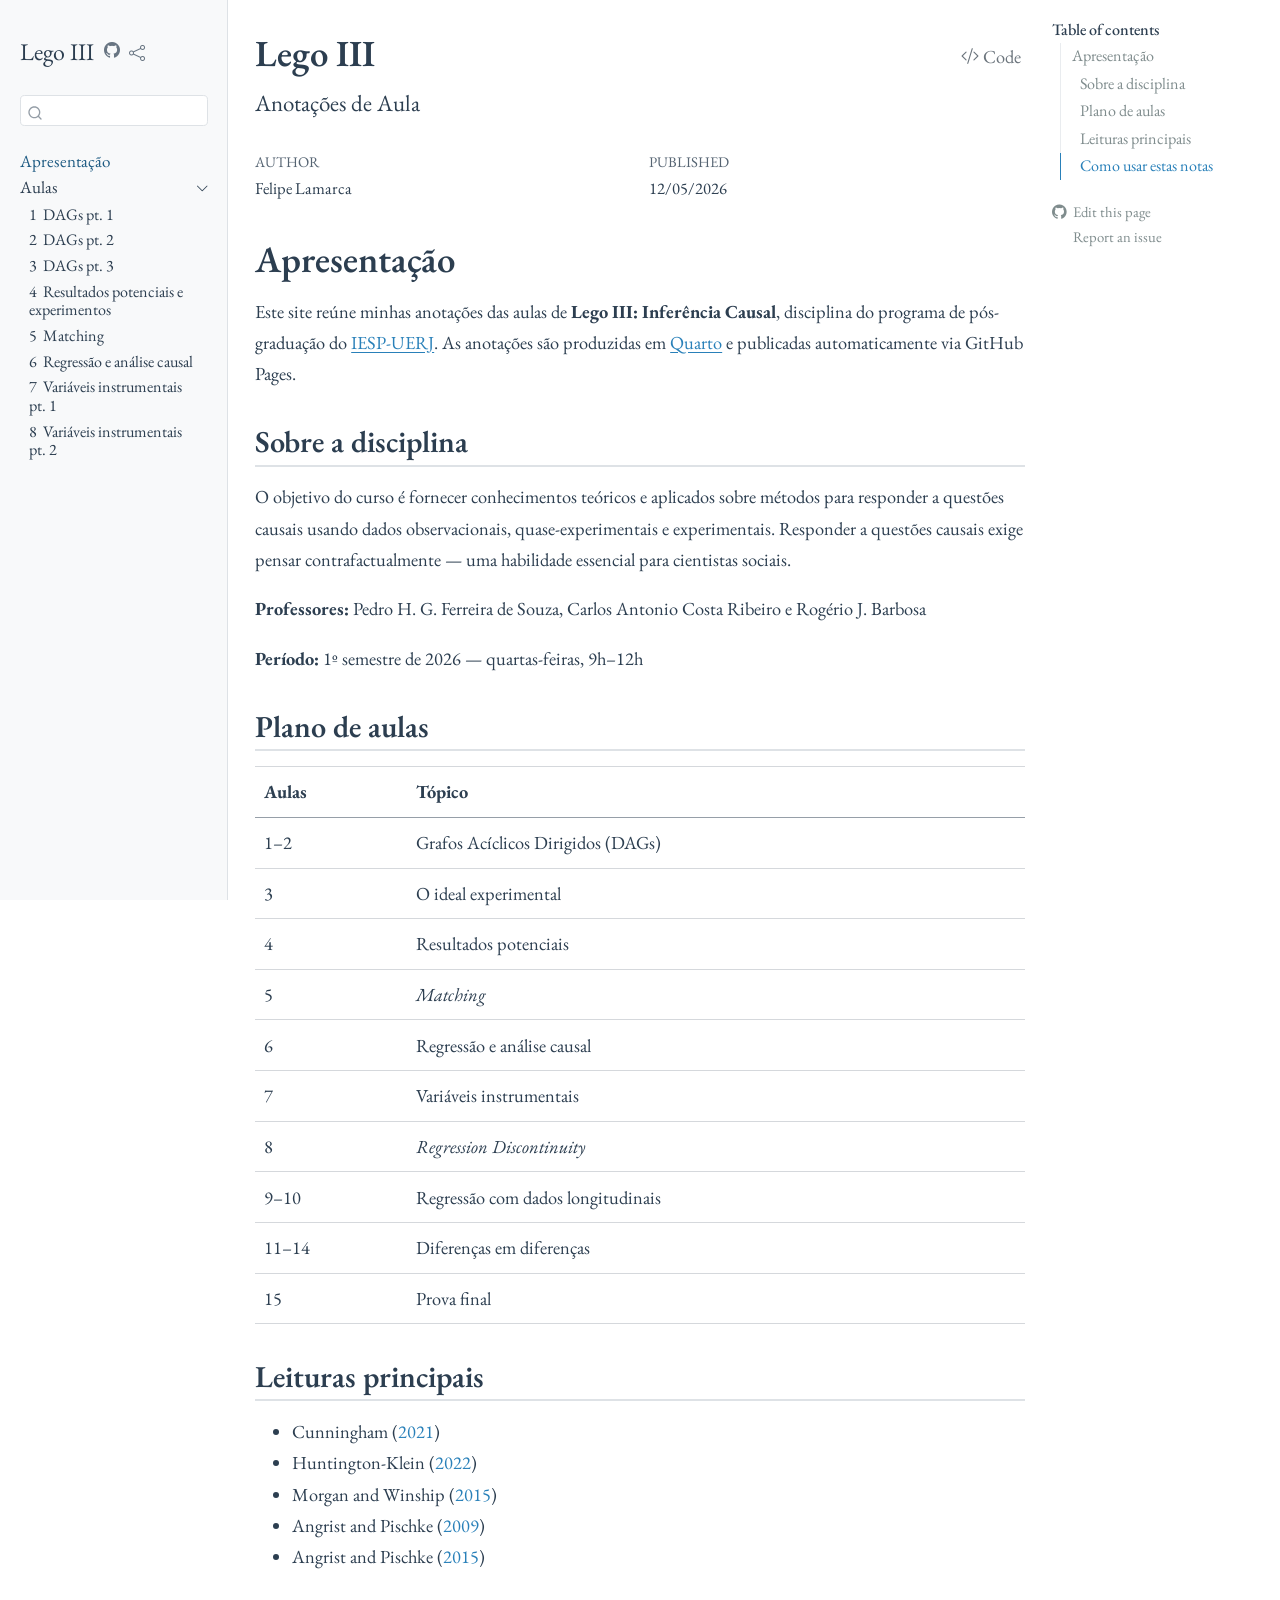
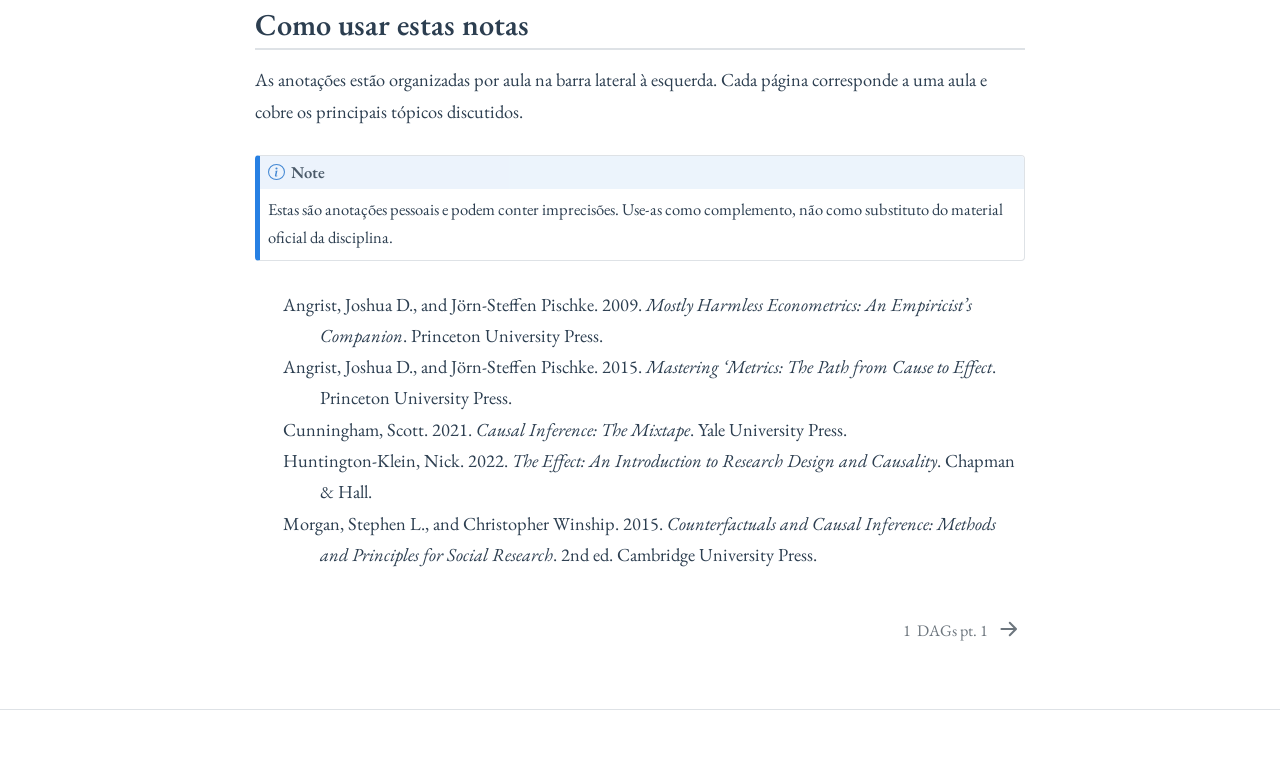
<file: index.html>
<!DOCTYPE html>
<html xmlns="http://www.w3.org/1999/xhtml" lang="en" xml:lang="en"><head>

<meta charset="utf-8">
<meta name="generator" content="quarto-1.9.37">

<meta name="viewport" content="width=device-width, initial-scale=1.0, user-scalable=yes">

<meta name="author" content="Felipe Lamarca">
<meta name="dcterms.date" content="2026-12-05">

<title>Lego III</title>
<style>
/* Default styles provided by pandoc.
** See https://pandoc.org/MANUAL.html#variables-for-html for config info.
*/
code{white-space: pre-wrap;}
span.smallcaps{font-variant: small-caps;}
div.columns{display: flex; gap: min(4vw, 1.5em);}
div.column{flex: auto; overflow-x: auto;}
div.hanging-indent{margin-left: 1.5em; text-indent: -1.5em;}
ul.task-list{list-style: none;}
ul.task-list li input[type="checkbox"] {
  width: 0.8em;
  margin: 0 0.8em 0.2em -1em; /* quarto-specific, see https://github.com/quarto-dev/quarto-cli/issues/4556 */ 
  vertical-align: middle;
}
/* CSS for syntax highlighting */
html { -webkit-text-size-adjust: 100%; }
pre > code.sourceCode { white-space: pre; position: relative; }
pre > code.sourceCode > span { display: inline-block; line-height: 1.25; }
pre > code.sourceCode > span:empty { height: 1.2em; }
.sourceCode { overflow: visible; }
code.sourceCode > span { color: inherit; text-decoration: inherit; }
div.sourceCode { margin: 1em 0; }
pre.sourceCode { margin: 0; }
@media screen {
div.sourceCode { overflow: auto; }
}
@media print {
pre > code.sourceCode { white-space: pre-wrap; }
pre > code.sourceCode > span { text-indent: -5em; padding-left: 5em; }
}
pre.numberSource code
  { counter-reset: source-line 0; }
pre.numberSource code > span
  { position: relative; left: -4em; counter-increment: source-line; }
pre.numberSource code > span > a:first-child::before
  { content: counter(source-line);
    position: relative; left: -1em; text-align: right; vertical-align: baseline;
    border: none; display: inline-block;
    -webkit-touch-callout: none; -webkit-user-select: none;
    -khtml-user-select: none; -moz-user-select: none;
    -ms-user-select: none; user-select: none;
    padding: 0 4px; width: 4em;
  }
pre.numberSource { margin-left: 3em;  padding-left: 4px; }
div.sourceCode
  {   }
@media screen {
pre > code.sourceCode > span > a:first-child::before { text-decoration: underline; }
}
/* CSS for citations */
div.csl-bib-body { }
div.csl-entry {
  clear: both;
}
.hanging-indent div.csl-entry {
  margin-left:2em;
  text-indent:-2em;
}
div.csl-left-margin {
  min-width:2em;
  float:left;
}
div.csl-right-inline {
  margin-left:2em;
  padding-left:1em;
}
div.csl-indent {
  margin-left: 2em;
}</style>


<script src="site_libs/quarto-nav/quarto-nav.js"></script>
<script src="site_libs/quarto-nav/headroom.min.js"></script>
<script src="site_libs/clipboard/clipboard.min.js"></script>
<script src="site_libs/quarto-search/autocomplete.umd.js"></script>
<script src="site_libs/quarto-search/fuse.min.js"></script>
<script src="site_libs/quarto-search/quarto-search.js"></script>
<meta name="quarto:offset" content="./">
<link href="./aulas/aula-01.html" rel="next">
<script src="site_libs/quarto-html/quarto.js" type="module"></script>
<script src="site_libs/quarto-html/tabsets/tabsets.js" type="module"></script>
<script src="site_libs/quarto-html/popper.min.js"></script>
<script src="site_libs/quarto-html/tippy.umd.min.js"></script>
<script src="site_libs/quarto-html/anchor.min.js"></script>
<link href="site_libs/quarto-html/tippy.css" rel="stylesheet">
<link href="site_libs/quarto-html/quarto-syntax-highlighting-1eb2a280a64a1f5f4b84ce19fa1dd180.css" rel="stylesheet" id="quarto-text-highlighting-styles">
<script src="site_libs/bootstrap/bootstrap.min.js"></script>
<link href="site_libs/bootstrap/bootstrap-icons.css" rel="stylesheet">
<link href="site_libs/bootstrap/bootstrap-9f0b8f05b46c5b34c25a7b73a69d004d.min.css" rel="stylesheet" append-hash="true" id="quarto-bootstrap" data-mode="light">
<script id="quarto-search-options" type="application/json">{
  "location": "sidebar",
  "copy-button": false,
  "collapse-after": 3,
  "panel-placement": "start",
  "type": "textbox",
  "limit": 50,
  "keyboard-shortcut": [
    "f",
    "/",
    "s"
  ],
  "show-item-context": false,
  "language": {
    "search-no-results-text": "No results",
    "search-matching-documents-text": "matching documents",
    "search-copy-link-title": "Copy link to search",
    "search-hide-matches-text": "Hide additional matches",
    "search-more-match-text": "more match in this document",
    "search-more-matches-text": "more matches in this document",
    "search-clear-button-title": "Clear",
    "search-text-placeholder": "",
    "search-detached-cancel-button-title": "Cancel",
    "search-submit-button-title": "Submit",
    "search-label": "Search"
  }
}</script>
<style>html{ scroll-behavior: smooth; }</style>


</head>

<body class="nav-sidebar docked quarto-light">

<div id="quarto-search-results"></div>
  <header id="quarto-header" class="headroom fixed-top">
  <nav class="quarto-secondary-nav">
    <div class="container-fluid d-flex">
      <button type="button" class="quarto-btn-toggle btn" data-bs-toggle="collapse" role="button" data-bs-target=".quarto-sidebar-collapse-item" aria-controls="quarto-sidebar" aria-expanded="false" aria-label="Toggle sidebar navigation" onclick="if (window.quartoToggleHeadroom) { window.quartoToggleHeadroom(); }">
        <i class="bi bi-layout-text-sidebar-reverse"></i>
      </button>
        <nav class="quarto-page-breadcrumbs" aria-label="breadcrumb"><ol class="breadcrumb"><li class="breadcrumb-item"><a href="./index.html">Apresentação</a></li></ol></nav>
        <a class="flex-grow-1" role="navigation" data-bs-toggle="collapse" data-bs-target=".quarto-sidebar-collapse-item" aria-controls="quarto-sidebar" aria-expanded="false" aria-label="Toggle sidebar navigation" onclick="if (window.quartoToggleHeadroom) { window.quartoToggleHeadroom(); }">      
        </a>
      <button type="button" class="btn quarto-search-button" aria-label="Search" onclick="window.quartoOpenSearch();">
        <i class="bi bi-search"></i>
      </button>
    </div>
  </nav>
</header>
<!-- content -->
<div id="quarto-content" class="quarto-container page-columns page-rows-contents page-layout-article">
<!-- sidebar -->
  <nav id="quarto-sidebar" class="sidebar collapse collapse-horizontal quarto-sidebar-collapse-item sidebar-navigation docked overflow-auto">
    <div class="pt-lg-2 mt-2 text-left sidebar-header">
    <div class="sidebar-title mb-0 py-0">
      <a href="./">Lego III</a> 
        <div class="sidebar-tools-main">
    <a href="https://github.com/felipelmc/Lego-III" title="Source Code" class="quarto-navigation-tool px-1" aria-label="Source Code"><i class="bi bi-github"></i></a>
    <div class="dropdown">
      <a href="" title="Share" id="quarto-navigation-tool-dropdown-0" class="quarto-navigation-tool dropdown-toggle px-1" data-bs-toggle="dropdown" aria-expanded="false" role="link" aria-label="Share"><i class="bi bi-share"></i></a>
      <ul class="dropdown-menu" aria-labelledby="quarto-navigation-tool-dropdown-0">
          <li>
            <a class="dropdown-item sidebar-tools-main-item" href="https://twitter.com/intent/tweet?url=|url|">
              <i class="bi bi-twitter pe-1"></i>
            Twitter
            </a>
          </li>
          <li>
            <a class="dropdown-item sidebar-tools-main-item" href="https://www.linkedin.com/sharing/share-offsite/?url=|url|">
              <i class="bi bi-linkedin pe-1"></i>
            LinkedIn
            </a>
          </li>
      </ul>
    </div>
</div>
    </div>
      </div>
        <div class="mt-2 flex-shrink-0 align-items-center">
        <div class="sidebar-search">
        <div id="quarto-search" class="" title="Search"></div>
        </div>
        </div>
    <div class="sidebar-menu-container"> 
    <ul class="list-unstyled mt-1">
        <li class="sidebar-item">
  <div class="sidebar-item-container"> 
  <a href="./index.html" class="sidebar-item-text sidebar-link active">
 <span class="menu-text">Apresentação</span></a>
  </div>
</li>
        <li class="sidebar-item sidebar-item-section">
      <div class="sidebar-item-container"> 
            <a class="sidebar-item-text sidebar-link text-start" data-bs-toggle="collapse" data-bs-target="#quarto-sidebar-section-1" role="navigation" aria-expanded="true">
 <span class="menu-text">Aulas</span></a>
          <a class="sidebar-item-toggle text-start" data-bs-toggle="collapse" data-bs-target="#quarto-sidebar-section-1" role="navigation" aria-expanded="true" aria-label="Toggle section">
            <i class="bi bi-chevron-right ms-2"></i>
          </a> 
      </div>
      <ul id="quarto-sidebar-section-1" class="collapse list-unstyled sidebar-section depth1 show">  
          <li class="sidebar-item">
  <div class="sidebar-item-container"> 
  <a href="./aulas/aula-01.html" class="sidebar-item-text sidebar-link">
 <span class="menu-text"><span class="chapter-number">1</span>&nbsp; <span class="chapter-title">DAGs pt.&nbsp;1</span></span></a>
  </div>
</li>
          <li class="sidebar-item">
  <div class="sidebar-item-container"> 
  <a href="./aulas/aula-02.html" class="sidebar-item-text sidebar-link">
 <span class="menu-text"><span class="chapter-number">2</span>&nbsp; <span class="chapter-title">DAGs pt.&nbsp;2</span></span></a>
  </div>
</li>
          <li class="sidebar-item">
  <div class="sidebar-item-container"> 
  <a href="./aulas/aula-03.html" class="sidebar-item-text sidebar-link">
 <span class="menu-text"><span class="chapter-number">3</span>&nbsp; <span class="chapter-title">DAGs pt.&nbsp;3</span></span></a>
  </div>
</li>
          <li class="sidebar-item">
  <div class="sidebar-item-container"> 
  <a href="./aulas/aula-04.html" class="sidebar-item-text sidebar-link">
 <span class="menu-text"><span class="chapter-number">4</span>&nbsp; <span class="chapter-title">Resultados potenciais e experimentos</span></span></a>
  </div>
</li>
          <li class="sidebar-item">
  <div class="sidebar-item-container"> 
  <a href="./aulas/aula-05.html" class="sidebar-item-text sidebar-link">
 <span class="menu-text"><span class="chapter-number">5</span>&nbsp; <span class="chapter-title">Matching</span></span></a>
  </div>
</li>
          <li class="sidebar-item">
  <div class="sidebar-item-container"> 
  <a href="./aulas/aula-06.html" class="sidebar-item-text sidebar-link">
 <span class="menu-text"><span class="chapter-number">6</span>&nbsp; <span class="chapter-title">Regressão e análise causal</span></span></a>
  </div>
</li>
          <li class="sidebar-item">
  <div class="sidebar-item-container"> 
  <a href="./aulas/aula-07.html" class="sidebar-item-text sidebar-link">
 <span class="menu-text"><span class="chapter-number">7</span>&nbsp; <span class="chapter-title">Variáveis instrumentais pt.&nbsp;1</span></span></a>
  </div>
</li>
          <li class="sidebar-item">
  <div class="sidebar-item-container"> 
  <a href="./aulas/aula-08.html" class="sidebar-item-text sidebar-link">
 <span class="menu-text"><span class="chapter-number">8</span>&nbsp; <span class="chapter-title">Variáveis instrumentais pt.&nbsp;2</span></span></a>
  </div>
</li>
      </ul>
  </li>
    </ul>
    </div>
</nav>
<div id="quarto-sidebar-glass" class="quarto-sidebar-collapse-item" data-bs-toggle="collapse" data-bs-target=".quarto-sidebar-collapse-item"></div>
<!-- margin-sidebar -->
    <div id="quarto-margin-sidebar" class="sidebar margin-sidebar">
        <nav id="TOC" role="doc-toc" class="toc-active">
    <h2 id="toc-title">Table of contents</h2>
   
  <ul>
  <li><a href="#apresentação" id="toc-apresentação" class="nav-link active" data-scroll-target="#apresentação">Apresentação</a>
  <ul class="collapse">
  <li><a href="#sobre-a-disciplina" id="toc-sobre-a-disciplina" class="nav-link" data-scroll-target="#sobre-a-disciplina">Sobre a disciplina</a></li>
  <li><a href="#plano-de-aulas" id="toc-plano-de-aulas" class="nav-link" data-scroll-target="#plano-de-aulas">Plano de aulas</a></li>
  <li><a href="#leituras-principais" id="toc-leituras-principais" class="nav-link" data-scroll-target="#leituras-principais">Leituras principais</a></li>
  <li><a href="#como-usar-estas-notas" id="toc-como-usar-estas-notas" class="nav-link" data-scroll-target="#como-usar-estas-notas">Como usar estas notas</a></li>
  </ul></li>
  </ul>
<div class="toc-actions"><ul><li><a href="https://github.com/felipelmc/Lego-III/edit/main/index.qmd" class="toc-action"><i class="bi bi-github"></i>Edit this page</a></li><li><a href="https://github.com/felipelmc/Lego-III/issues/new" class="toc-action"><i class="bi empty"></i>Report an issue</a></li></ul></div></nav>
    </div>
<!-- main -->
<main class="content" id="quarto-document-content">

<header id="title-block-header" class="quarto-title-block default">
<div class="quarto-title">
<div class="quarto-title-block"><div><h1 class="title">Lego III</h1><button type="button" class="btn code-tools-button" id="quarto-code-tools-source"><i class="bi"></i> Code</button></div></div>
<p class="subtitle lead">Anotações de Aula</p>
</div>



<div class="quarto-title-meta">

    <div>
    <div class="quarto-title-meta-heading">Author</div>
    <div class="quarto-title-meta-contents">
             <p>Felipe Lamarca </p>
          </div>
  </div>
    
    <div>
    <div class="quarto-title-meta-heading">Published</div>
    <div class="quarto-title-meta-contents">
      <p class="date">12/05/2026</p>
    </div>
  </div>
  
    
  </div>
  


</header>


<section id="apresentação" class="level1 unnumbered">
<h1 class="unnumbered">Apresentação</h1>
<p>Este site reúne minhas anotações das aulas de <strong>Lego III: Inferência Causal</strong>, disciplina do programa de pós-graduação do <a href="https://iesp.uerj.br">IESP-UERJ</a>. As anotações são produzidas em <a href="https://quarto.org">Quarto</a> e publicadas automaticamente via GitHub Pages.</p>
<section id="sobre-a-disciplina" class="level2">
<h2 class="anchored" data-anchor-id="sobre-a-disciplina">Sobre a disciplina</h2>
<p>O objetivo do curso é fornecer conhecimentos teóricos e aplicados sobre métodos para responder a questões causais usando dados observacionais, quase-experimentais e experimentais. Responder a questões causais exige pensar contrafactualmente — uma habilidade essencial para cientistas sociais.</p>
<p><strong>Professores:</strong> Pedro H. G. Ferreira de Souza, Carlos Antonio Costa Ribeiro e Rogério J. Barbosa</p>
<p><strong>Período:</strong> 1º semestre de 2026 — quartas-feiras, 9h–12h</p>
</section>
<section id="plano-de-aulas" class="level2">
<h2 class="anchored" data-anchor-id="plano-de-aulas">Plano de aulas</h2>
<table class="caption-top table">
<thead>
<tr class="header">
<th>Aulas</th>
<th>Tópico</th>
</tr>
</thead>
<tbody>
<tr class="odd">
<td>1–2</td>
<td>Grafos Acíclicos Dirigidos (DAGs)</td>
</tr>
<tr class="even">
<td>3</td>
<td>O ideal experimental</td>
</tr>
<tr class="odd">
<td>4</td>
<td>Resultados potenciais</td>
</tr>
<tr class="even">
<td>5</td>
<td><em>Matching</em></td>
</tr>
<tr class="odd">
<td>6</td>
<td>Regressão e análise causal</td>
</tr>
<tr class="even">
<td>7</td>
<td>Variáveis instrumentais</td>
</tr>
<tr class="odd">
<td>8</td>
<td><em>Regression Discontinuity</em></td>
</tr>
<tr class="even">
<td>9–10</td>
<td>Regressão com dados longitudinais</td>
</tr>
<tr class="odd">
<td>11–14</td>
<td>Diferenças em diferenças</td>
</tr>
<tr class="even">
<td>15</td>
<td>Prova final</td>
</tr>
</tbody>
</table>
</section>
<section id="leituras-principais" class="level2">
<h2 class="anchored" data-anchor-id="leituras-principais">Leituras principais</h2>
<ul>
<li><span class="citation" data-cites="cunningham2021mixtape">Cunningham (<a href="#ref-cunningham2021mixtape" role="doc-biblioref">2021</a>)</span></li>
<li><span class="citation" data-cites="huntingtonklein2022effect">Huntington-Klein (<a href="#ref-huntingtonklein2022effect" role="doc-biblioref">2022</a>)</span></li>
<li><span class="citation" data-cites="morgan2015counterfactuals">Morgan and Winship (<a href="#ref-morgan2015counterfactuals" role="doc-biblioref">2015</a>)</span></li>
<li><span class="citation" data-cites="angrist2009harmless">Angrist and Pischke (<a href="#ref-angrist2009harmless" role="doc-biblioref">2009</a>)</span></li>
<li><span class="citation" data-cites="angrist2015mastering">Angrist and Pischke (<a href="#ref-angrist2015mastering" role="doc-biblioref">2015</a>)</span></li>
</ul>
</section>
<section id="como-usar-estas-notas" class="level2">
<h2 class="anchored" data-anchor-id="como-usar-estas-notas">Como usar estas notas</h2>
<p>As anotações estão organizadas por aula na barra lateral à esquerda. Cada página corresponde a uma aula e cobre os principais tópicos discutidos.</p>
<div class="callout callout-style-default callout-note callout-titled">
<div class="callout-header d-flex align-content-center">
<div class="callout-icon-container">
<i class="callout-icon"></i>
</div>
<div class="callout-title-container flex-fill">
Note
</div>
</div>
<div class="callout-body-container callout-body">
<p>Estas são anotações pessoais e podem conter imprecisões. Use-as como complemento, não como substituto do material oficial da disciplina.</p>
</div>
</div>


<!-- -->

<div id="refs" class="references csl-bib-body hanging-indent" role="list">
<div id="ref-angrist2009harmless" class="csl-entry" role="listitem">
Angrist, Joshua D., and Jörn-Steffen Pischke. 2009. <em>Mostly Harmless Econometrics: An Empiricist’s Companion</em>. Princeton University Press.
</div>
<div id="ref-angrist2015mastering" class="csl-entry" role="listitem">
Angrist, Joshua D., and Jörn-Steffen Pischke. 2015. <em>Mastering ‘Metrics: The Path from Cause to Effect</em>. Princeton University Press.
</div>
<div id="ref-cunningham2021mixtape" class="csl-entry" role="listitem">
Cunningham, Scott. 2021. <em>Causal Inference: The Mixtape</em>. Yale University Press.
</div>
<div id="ref-huntingtonklein2022effect" class="csl-entry" role="listitem">
Huntington-Klein, Nick. 2022. <em>The Effect: An Introduction to Research Design and Causality</em>. Chapman &amp; Hall.
</div>
<div id="ref-morgan2015counterfactuals" class="csl-entry" role="listitem">
Morgan, Stephen L., and Christopher Winship. 2015. <em>Counterfactuals and Causal Inference: Methods and Principles for Social Research</em>. 2nd ed. Cambridge University Press.
</div>
</div>
</section>
</section>

</main> <!-- /main -->
<script id="quarto-html-after-body" type="application/javascript">
  window.document.addEventListener("DOMContentLoaded", function (event) {
    const icon = "";
    const anchorJS = new window.AnchorJS();
    anchorJS.options = {
      placement: 'right',
      icon: icon
    };
    anchorJS.add('.anchored');
    const isCodeAnnotation = (el) => {
      for (const clz of el.classList) {
        if (clz.startsWith('code-annotation-')) {                     
          return true;
        }
      }
      return false;
    }
    const onCopySuccess = function(e) {
      // button target
      const button = e.trigger;
      // don't keep focus
      button.blur();
      // flash "checked"
      button.classList.add('code-copy-button-checked');
      var currentTitle = button.getAttribute("title");
      button.setAttribute("title", "Copied!");
      let tooltip;
      if (window.bootstrap) {
        button.setAttribute("data-bs-toggle", "tooltip");
        button.setAttribute("data-bs-placement", "left");
        button.setAttribute("data-bs-title", "Copied!");
        tooltip = new bootstrap.Tooltip(button, 
          { trigger: "manual", 
            customClass: "code-copy-button-tooltip",
            offset: [0, -8]});
        tooltip.show();    
      }
      setTimeout(function() {
        if (tooltip) {
          tooltip.hide();
          button.removeAttribute("data-bs-title");
          button.removeAttribute("data-bs-toggle");
          button.removeAttribute("data-bs-placement");
        }
        button.setAttribute("title", currentTitle);
        button.classList.remove('code-copy-button-checked');
      }, 1000);
      // clear code selection
      e.clearSelection();
    }
    const getTextToCopy = function(trigger) {
      const outerScaffold = trigger.parentElement.cloneNode(true);
      const codeEl = outerScaffold.querySelector('code');
      for (const childEl of codeEl.children) {
        if (isCodeAnnotation(childEl)) {
          childEl.remove();
        }
      }
      return codeEl.innerText;
    }
    const clipboard = new window.ClipboardJS('.code-copy-button:not([data-in-quarto-modal])', {
      text: getTextToCopy
    });
    clipboard.on('success', onCopySuccess);
    if (window.document.getElementById('quarto-embedded-source-code-modal')) {
      const clipboardModal = new window.ClipboardJS('.code-copy-button[data-in-quarto-modal]', {
        text: getTextToCopy,
        container: window.document.getElementById('quarto-embedded-source-code-modal')
      });
      clipboardModal.on('success', onCopySuccess);
    }
    const viewSource = window.document.getElementById('quarto-view-source') ||
                       window.document.getElementById('quarto-code-tools-source');
    if (viewSource) {
      const sourceUrl = viewSource.getAttribute("data-quarto-source-url");
      viewSource.addEventListener("click", function(e) {
        if (sourceUrl) {
          // rstudio viewer pane
          if (/\bcapabilities=\b/.test(window.location)) {
            window.open(sourceUrl);
          } else {
            window.location.href = sourceUrl;
          }
        } else {
          const modal = new bootstrap.Modal(document.getElementById('quarto-embedded-source-code-modal'));
          modal.show();
        }
        return false;
      });
    }
    function toggleCodeHandler(show) {
      return function(e) {
        const detailsSrc = window.document.querySelectorAll(".cell > details > .sourceCode");
        for (let i=0; i<detailsSrc.length; i++) {
          const details = detailsSrc[i].parentElement;
          if (show) {
            details.open = true;
          } else {
            details.removeAttribute("open");
          }
        }
        const cellCodeDivs = window.document.querySelectorAll(".cell > .sourceCode");
        const fromCls = show ? "hidden" : "unhidden";
        const toCls = show ? "unhidden" : "hidden";
        for (let i=0; i<cellCodeDivs.length; i++) {
          const codeDiv = cellCodeDivs[i];
          if (codeDiv.classList.contains(fromCls)) {
            codeDiv.classList.remove(fromCls);
            codeDiv.classList.add(toCls);
          } 
        }
        return false;
      }
    }
    const hideAllCode = window.document.getElementById("quarto-hide-all-code");
    if (hideAllCode) {
      hideAllCode.addEventListener("click", toggleCodeHandler(false));
    }
    const showAllCode = window.document.getElementById("quarto-show-all-code");
    if (showAllCode) {
      showAllCode.addEventListener("click", toggleCodeHandler(true));
    }
      var localhostRegex = new RegExp(/^(?:http|https):\/\/localhost\:?[0-9]*\//);
      var mailtoRegex = new RegExp(/^mailto:/);
        var filterRegex = new RegExp('/' + window.location.host + '/');
      var isInternal = (href) => {
          return filterRegex.test(href) || localhostRegex.test(href) || mailtoRegex.test(href);
      }
      // Inspect non-navigation links and adorn them if external
     var links = window.document.querySelectorAll('a[href]:not(.nav-link):not(.navbar-brand):not(.toc-action):not(.sidebar-link):not(.sidebar-item-toggle):not(.pagination-link):not(.no-external):not([aria-hidden]):not(.dropdown-item):not(.quarto-navigation-tool):not(.about-link)');
      for (var i=0; i<links.length; i++) {
        const link = links[i];
        if (!isInternal(link.href)) {
          // undo the damage that might have been done by quarto-nav.js in the case of
          // links that we want to consider external
          if (link.dataset.originalHref !== undefined) {
            link.href = link.dataset.originalHref;
          }
            // target, if specified
            link.setAttribute("target", "_blank");
            if (link.getAttribute("rel") === null) {
              link.setAttribute("rel", "noopener");
            }
        }
      }
    function tippyHover(el, contentFn, onTriggerFn, onUntriggerFn) {
      const config = {
        allowHTML: true,
        maxWidth: 500,
        delay: 100,
        arrow: false,
        appendTo: function(el) {
            return el.parentElement;
        },
        interactive: true,
        interactiveBorder: 10,
        theme: 'quarto',
        placement: 'bottom-start',
      };
      if (contentFn) {
        config.content = contentFn;
      }
      if (onTriggerFn) {
        config.onTrigger = onTriggerFn;
      }
      if (onUntriggerFn) {
        config.onUntrigger = onUntriggerFn;
      }
      window.tippy(el, config); 
    }
    const noterefs = window.document.querySelectorAll('a[role="doc-noteref"]');
    for (var i=0; i<noterefs.length; i++) {
      const ref = noterefs[i];
      tippyHover(ref, function() {
        // use id or data attribute instead here
        let href = ref.getAttribute('data-footnote-href') || ref.getAttribute('href');
        try { href = new URL(href).hash; } catch {}
        const id = href.replace(/^#\/?/, "");
        const note = window.document.getElementById(id);
        if (note) {
          return note.innerHTML;
        } else {
          return "";
        }
      });
    }
    const xrefs = window.document.querySelectorAll('a.quarto-xref');
    const processXRef = (id, note) => {
      // Strip column container classes
      const stripColumnClz = (el) => {
        el.classList.remove("page-full", "page-columns");
        if (el.children) {
          for (const child of el.children) {
            stripColumnClz(child);
          }
        }
      }
      stripColumnClz(note)
      if (id === null || id.startsWith('sec-')) {
        // Special case sections, only their first couple elements
        const container = document.createElement("div");
        if (note.children && note.children.length > 2) {
          container.appendChild(note.children[0].cloneNode(true));
          for (let i = 1; i < note.children.length; i++) {
            const child = note.children[i];
            if (child.tagName === "P" && child.innerText === "") {
              continue;
            } else {
              container.appendChild(child.cloneNode(true));
              break;
            }
          }
          if (window.Quarto?.typesetMath) {
            window.Quarto.typesetMath(container);
          }
          return container.innerHTML
        } else {
          if (window.Quarto?.typesetMath) {
            window.Quarto.typesetMath(note);
          }
          return note.innerHTML;
        }
      } else {
        // Remove any anchor links if they are present
        const anchorLink = note.querySelector('a.anchorjs-link');
        if (anchorLink) {
          anchorLink.remove();
        }
        if (window.Quarto?.typesetMath) {
          window.Quarto.typesetMath(note);
        }
        if (note.classList.contains("callout")) {
          return note.outerHTML;
        } else {
          return note.innerHTML;
        }
      }
    }
    for (var i=0; i<xrefs.length; i++) {
      const xref = xrefs[i];
      tippyHover(xref, undefined, function(instance) {
        instance.disable();
        let url = xref.getAttribute('href');
        let hash = undefined; 
        if (url.startsWith('#')) {
          hash = url;
        } else {
          try { hash = new URL(url).hash; } catch {}
        }
        if (hash) {
          const id = hash.replace(/^#\/?/, "");
          const note = window.document.getElementById(id);
          if (note !== null) {
            try {
              const html = processXRef(id, note.cloneNode(true));
              instance.setContent(html);
            } finally {
              instance.enable();
              instance.show();
            }
          } else {
            // See if we can fetch this
            fetch(url.split('#')[0])
            .then(res => res.text())
            .then(html => {
              const parser = new DOMParser();
              const htmlDoc = parser.parseFromString(html, "text/html");
              const note = htmlDoc.getElementById(id);
              if (note !== null) {
                const html = processXRef(id, note);
                instance.setContent(html);
              } 
            }).finally(() => {
              instance.enable();
              instance.show();
            });
          }
        } else {
          // See if we can fetch a full url (with no hash to target)
          // This is a special case and we should probably do some content thinning / targeting
          fetch(url)
          .then(res => res.text())
          .then(html => {
            const parser = new DOMParser();
            const htmlDoc = parser.parseFromString(html, "text/html");
            const note = htmlDoc.querySelector('main.content');
            if (note !== null) {
              // This should only happen for chapter cross references
              // (since there is no id in the URL)
              // remove the first header
              if (note.children.length > 0 && note.children[0].tagName === "HEADER") {
                note.children[0].remove();
              }
              const html = processXRef(null, note);
              instance.setContent(html);
            } 
          }).finally(() => {
            instance.enable();
            instance.show();
          });
        }
      }, function(instance) {
      });
    }
        let selectedAnnoteEl;
        const selectorForAnnotation = ( cell, annotation) => {
          let cellAttr = 'data-code-cell="' + cell + '"';
          let lineAttr = 'data-code-annotation="' +  annotation + '"';
          const selector = 'span[' + cellAttr + '][' + lineAttr + ']';
          return selector;
        }
        const selectCodeLines = (annoteEl) => {
          const doc = window.document;
          const targetCell = annoteEl.getAttribute("data-target-cell");
          const targetAnnotation = annoteEl.getAttribute("data-target-annotation");
          const annoteSpan = window.document.querySelector(selectorForAnnotation(targetCell, targetAnnotation));
          const lines = annoteSpan.getAttribute("data-code-lines").split(",");
          const lineIds = lines.map((line) => {
            return targetCell + "-" + line;
          })
          let top = null;
          let height = null;
          let parent = null;
          if (lineIds.length > 0) {
              //compute the position of the single el (top and bottom and make a div)
              const el = window.document.getElementById(lineIds[0]);
              top = el.offsetTop;
              height = el.offsetHeight;
              parent = el.parentElement.parentElement;
            if (lineIds.length > 1) {
              const lastEl = window.document.getElementById(lineIds[lineIds.length - 1]);
              const bottom = lastEl.offsetTop + lastEl.offsetHeight;
              height = bottom - top;
            }
            if (top !== null && height !== null && parent !== null) {
              // cook up a div (if necessary) and position it 
              let div = window.document.getElementById("code-annotation-line-highlight");
              if (div === null) {
                div = window.document.createElement("div");
                div.setAttribute("id", "code-annotation-line-highlight");
                div.style.position = 'absolute';
                parent.appendChild(div);
              }
              div.style.top = top - 2 + "px";
              div.style.height = height + 4 + "px";
              div.style.left = 0;
              let gutterDiv = window.document.getElementById("code-annotation-line-highlight-gutter");
              if (gutterDiv === null) {
                gutterDiv = window.document.createElement("div");
                gutterDiv.setAttribute("id", "code-annotation-line-highlight-gutter");
                gutterDiv.style.position = 'absolute';
                const codeCell = window.document.getElementById(targetCell);
                const gutter = codeCell.querySelector('.code-annotation-gutter');
                gutter.appendChild(gutterDiv);
              }
              gutterDiv.style.top = top - 2 + "px";
              gutterDiv.style.height = height + 4 + "px";
            }
            selectedAnnoteEl = annoteEl;
          }
        };
        const unselectCodeLines = () => {
          const elementsIds = ["code-annotation-line-highlight", "code-annotation-line-highlight-gutter"];
          elementsIds.forEach((elId) => {
            const div = window.document.getElementById(elId);
            if (div) {
              div.remove();
            }
          });
          selectedAnnoteEl = undefined;
        };
          // Handle positioning of the toggle
      window.addEventListener(
        "resize",
        throttle(() => {
          elRect = undefined;
          if (selectedAnnoteEl) {
            selectCodeLines(selectedAnnoteEl);
          }
        }, 10)
      );
      function throttle(fn, ms) {
      let throttle = false;
      let timer;
        return (...args) => {
          if(!throttle) { // first call gets through
              fn.apply(this, args);
              throttle = true;
          } else { // all the others get throttled
              if(timer) clearTimeout(timer); // cancel #2
              timer = setTimeout(() => {
                fn.apply(this, args);
                timer = throttle = false;
              }, ms);
          }
        };
      }
        // Attach click handler to the DT
        const annoteDls = window.document.querySelectorAll('dt[data-target-cell]');
        for (const annoteDlNode of annoteDls) {
          annoteDlNode.addEventListener('click', (event) => {
            const clickedEl = event.target;
            if (clickedEl !== selectedAnnoteEl) {
              unselectCodeLines();
              const activeEl = window.document.querySelector('dt[data-target-cell].code-annotation-active');
              if (activeEl) {
                activeEl.classList.remove('code-annotation-active');
              }
              selectCodeLines(clickedEl);
              clickedEl.classList.add('code-annotation-active');
            } else {
              // Unselect the line
              unselectCodeLines();
              clickedEl.classList.remove('code-annotation-active');
            }
          });
        }
    const findCites = (el) => {
      const parentEl = el.parentElement;
      if (parentEl) {
        const cites = parentEl.dataset.cites;
        if (cites) {
          return {
            el,
            cites: cites.split(' ')
          };
        } else {
          return findCites(el.parentElement)
        }
      } else {
        return undefined;
      }
    };
    var bibliorefs = window.document.querySelectorAll('a[role="doc-biblioref"]');
    for (var i=0; i<bibliorefs.length; i++) {
      const ref = bibliorefs[i];
      const citeInfo = findCites(ref);
      if (citeInfo) {
        tippyHover(citeInfo.el, function() {
          var popup = window.document.createElement('div');
          citeInfo.cites.forEach(function(cite) {
            var citeDiv = window.document.createElement('div');
            citeDiv.classList.add('hanging-indent');
            citeDiv.classList.add('csl-entry');
            var biblioDiv = window.document.getElementById('ref-' + cite);
            if (biblioDiv) {
              citeDiv.innerHTML = biblioDiv.innerHTML;
            }
            popup.appendChild(citeDiv);
          });
          return popup.innerHTML;
        });
      }
    }
  });
  </script>
<nav class="page-navigation">
  <div class="nav-page nav-page-previous">
  </div>
  <div class="nav-page nav-page-next">
      <a href="./aulas/aula-01.html" class="pagination-link" aria-label="DAGs pt. 1">
        <span class="nav-page-text"><span class="chapter-number">1</span>&nbsp; <span class="chapter-title">DAGs pt.&nbsp;1</span></span> <i class="bi bi-arrow-right-short"></i>
      </a>
  </div>
</nav><div class="modal fade" id="quarto-embedded-source-code-modal" tabindex="-1" aria-labelledby="quarto-embedded-source-code-modal-label" aria-hidden="true"><div class="modal-dialog modal-dialog-scrollable"><div class="modal-content"><div class="modal-header"><h5 class="modal-title" id="quarto-embedded-source-code-modal-label">Source Code</h5><button class="btn-close" data-bs-dismiss="modal"></button></div><div class="modal-body"><div class="">
<div class="code-copy-outer-scaffold"><div class="sourceCode" id="cb1" data-shortcodes="false"><pre class="sourceCode markdown code-with-copy"><code class="sourceCode markdown"><span id="cb1-1"><a href="#cb1-1" aria-hidden="true" tabindex="-1"></a><span class="fu"># Apresentação {.unnumbered}</span></span>
<span id="cb1-2"><a href="#cb1-2" aria-hidden="true" tabindex="-1"></a></span>
<span id="cb1-3"><a href="#cb1-3" aria-hidden="true" tabindex="-1"></a>Este site reúne minhas anotações das aulas de **Lego III: Inferência Causal**, disciplina do programa de pós-graduação do <span class="co">[</span><span class="ot">IESP-UERJ</span><span class="co">](https://iesp.uerj.br)</span>. As anotações são produzidas em <span class="co">[</span><span class="ot">Quarto</span><span class="co">](https://quarto.org)</span> e publicadas automaticamente via GitHub Pages.</span>
<span id="cb1-4"><a href="#cb1-4" aria-hidden="true" tabindex="-1"></a></span>
<span id="cb1-5"><a href="#cb1-5" aria-hidden="true" tabindex="-1"></a><span class="fu">## Sobre a disciplina</span></span>
<span id="cb1-6"><a href="#cb1-6" aria-hidden="true" tabindex="-1"></a></span>
<span id="cb1-7"><a href="#cb1-7" aria-hidden="true" tabindex="-1"></a>O objetivo do curso é fornecer conhecimentos teóricos e aplicados sobre métodos para responder a questões causais usando dados observacionais, quase-experimentais e experimentais. Responder a questões causais exige pensar contrafactualmente — uma habilidade essencial para cientistas sociais.</span>
<span id="cb1-8"><a href="#cb1-8" aria-hidden="true" tabindex="-1"></a></span>
<span id="cb1-9"><a href="#cb1-9" aria-hidden="true" tabindex="-1"></a>**Professores:** Pedro H. G. Ferreira de Souza, Carlos Antonio Costa Ribeiro e Rogério J. Barbosa</span>
<span id="cb1-10"><a href="#cb1-10" aria-hidden="true" tabindex="-1"></a></span>
<span id="cb1-11"><a href="#cb1-11" aria-hidden="true" tabindex="-1"></a>**Período:** 1º semestre de 2026 — quartas-feiras, 9h–12h</span>
<span id="cb1-12"><a href="#cb1-12" aria-hidden="true" tabindex="-1"></a></span>
<span id="cb1-13"><a href="#cb1-13" aria-hidden="true" tabindex="-1"></a><span class="fu">## Plano de aulas</span></span>
<span id="cb1-14"><a href="#cb1-14" aria-hidden="true" tabindex="-1"></a></span>
<span id="cb1-15"><a href="#cb1-15" aria-hidden="true" tabindex="-1"></a><span class="pp">|</span> Aulas <span class="pp">|</span> Tópico <span class="pp">|</span></span>
<span id="cb1-16"><a href="#cb1-16" aria-hidden="true" tabindex="-1"></a><span class="pp">|---|---|</span></span>
<span id="cb1-17"><a href="#cb1-17" aria-hidden="true" tabindex="-1"></a><span class="pp">|</span> 1–2 <span class="pp">|</span> Grafos Acíclicos Dirigidos (DAGs) <span class="pp">|</span></span>
<span id="cb1-18"><a href="#cb1-18" aria-hidden="true" tabindex="-1"></a><span class="pp">|</span> 3 <span class="pp">|</span> O ideal experimental <span class="pp">|</span></span>
<span id="cb1-19"><a href="#cb1-19" aria-hidden="true" tabindex="-1"></a><span class="pp">|</span> 4 <span class="pp">|</span> Resultados potenciais <span class="pp">|</span></span>
<span id="cb1-20"><a href="#cb1-20" aria-hidden="true" tabindex="-1"></a><span class="pp">|</span> 5 <span class="pp">|</span> *Matching* <span class="pp">|</span></span>
<span id="cb1-21"><a href="#cb1-21" aria-hidden="true" tabindex="-1"></a><span class="pp">|</span> 6 <span class="pp">|</span> Regressão e análise causal <span class="pp">|</span></span>
<span id="cb1-22"><a href="#cb1-22" aria-hidden="true" tabindex="-1"></a><span class="pp">|</span> 7 <span class="pp">|</span> Variáveis instrumentais <span class="pp">|</span></span>
<span id="cb1-23"><a href="#cb1-23" aria-hidden="true" tabindex="-1"></a><span class="pp">|</span> 8 <span class="pp">|</span> *Regression Discontinuity* <span class="pp">|</span></span>
<span id="cb1-24"><a href="#cb1-24" aria-hidden="true" tabindex="-1"></a><span class="pp">|</span> 9–10 <span class="pp">|</span> Regressão com dados longitudinais <span class="pp">|</span></span>
<span id="cb1-25"><a href="#cb1-25" aria-hidden="true" tabindex="-1"></a><span class="pp">|</span> 11–14 <span class="pp">|</span> Diferenças em diferenças <span class="pp">|</span></span>
<span id="cb1-26"><a href="#cb1-26" aria-hidden="true" tabindex="-1"></a><span class="pp">|</span> 15 <span class="pp">|</span> Prova final <span class="pp">|</span></span>
<span id="cb1-27"><a href="#cb1-27" aria-hidden="true" tabindex="-1"></a></span>
<span id="cb1-28"><a href="#cb1-28" aria-hidden="true" tabindex="-1"></a><span class="fu">## Leituras principais</span></span>
<span id="cb1-29"><a href="#cb1-29" aria-hidden="true" tabindex="-1"></a></span>
<span id="cb1-30"><a href="#cb1-30" aria-hidden="true" tabindex="-1"></a><span class="ss">- </span>@cunningham2021mixtape</span>
<span id="cb1-31"><a href="#cb1-31" aria-hidden="true" tabindex="-1"></a><span class="ss">- </span>@huntingtonklein2022effect</span>
<span id="cb1-32"><a href="#cb1-32" aria-hidden="true" tabindex="-1"></a><span class="ss">- </span>@morgan2015counterfactuals</span>
<span id="cb1-33"><a href="#cb1-33" aria-hidden="true" tabindex="-1"></a><span class="ss">- </span>@angrist2009harmless</span>
<span id="cb1-34"><a href="#cb1-34" aria-hidden="true" tabindex="-1"></a><span class="ss">- </span>@angrist2015mastering</span>
<span id="cb1-35"><a href="#cb1-35" aria-hidden="true" tabindex="-1"></a></span>
<span id="cb1-36"><a href="#cb1-36" aria-hidden="true" tabindex="-1"></a><span class="fu">## Como usar estas notas</span></span>
<span id="cb1-37"><a href="#cb1-37" aria-hidden="true" tabindex="-1"></a></span>
<span id="cb1-38"><a href="#cb1-38" aria-hidden="true" tabindex="-1"></a>As anotações estão organizadas por aula na barra lateral à esquerda. Cada página corresponde a uma aula e cobre os principais tópicos discutidos.</span>
<span id="cb1-39"><a href="#cb1-39" aria-hidden="true" tabindex="-1"></a></span>
<span id="cb1-40"><a href="#cb1-40" aria-hidden="true" tabindex="-1"></a>::: callout-note</span>
<span id="cb1-41"><a href="#cb1-41" aria-hidden="true" tabindex="-1"></a>Estas são anotações pessoais e podem conter imprecisões. Use-as como complemento, não como substituto do material oficial da disciplina.</span>
<span id="cb1-42"><a href="#cb1-42" aria-hidden="true" tabindex="-1"></a>:::</span></code></pre></div><button title="Copy to Clipboard" class="code-copy-button" data-in-quarto-modal=""><i class="bi"></i></button></div>
</div></div></div></div></div>
</div> <!-- /content -->




<footer class="footer"><div class="nav-footer"><div class="nav-footer-center"><div class="toc-actions d-sm-block d-md-none"><ul><li><a href="https://github.com/felipelmc/Lego-III/edit/main/index.qmd" class="toc-action"><i class="bi bi-github"></i>Edit this page</a></li><li><a href="https://github.com/felipelmc/Lego-III/issues/new" class="toc-action"><i class="bi empty"></i>Report an issue</a></li></ul></div></div></div></footer><script src="site_libs/quarto-html/zenscroll-min.js"></script>
</body></html>
</file>
<file: site_libs/quarto-html/tippy.css>
.tippy-box[data-animation=fade][data-state=hidden]{opacity:0}[data-tippy-root]{max-width:calc(100vw - 10px)}.tippy-box{position:relative;background-color:#333;color:#fff;border-radius:4px;font-size:14px;line-height:1.4;white-space:normal;outline:0;transition-property:transform,visibility,opacity}.tippy-box[data-placement^=top]>.tippy-arrow{bottom:0}.tippy-box[data-placement^=top]>.tippy-arrow:before{bottom:-7px;left:0;border-width:8px 8px 0;border-top-color:initial;transform-origin:center top}.tippy-box[data-placement^=bottom]>.tippy-arrow{top:0}.tippy-box[data-placement^=bottom]>.tippy-arrow:before{top:-7px;left:0;border-width:0 8px 8px;border-bottom-color:initial;transform-origin:center bottom}.tippy-box[data-placement^=left]>.tippy-arrow{right:0}.tippy-box[data-placement^=left]>.tippy-arrow:before{border-width:8px 0 8px 8px;border-left-color:initial;right:-7px;transform-origin:center left}.tippy-box[data-placement^=right]>.tippy-arrow{left:0}.tippy-box[data-placement^=right]>.tippy-arrow:before{left:-7px;border-width:8px 8px 8px 0;border-right-color:initial;transform-origin:center right}.tippy-box[data-inertia][data-state=visible]{transition-timing-function:cubic-bezier(.54,1.5,.38,1.11)}.tippy-arrow{width:16px;height:16px;color:#333}.tippy-arrow:before{content:"";position:absolute;border-color:transparent;border-style:solid}.tippy-content{position:relative;padding:5px 9px;z-index:1}
</file>
<file: site_libs/quarto-html/quarto-syntax-highlighting-1eb2a280a64a1f5f4b84ce19fa1dd180.css>
/* quarto syntax highlight colors */
:root {
  --quarto-hl-al-color: #ff5555;
  --quarto-hl-an-color: #6a737d;
  --quarto-hl-at-color: #d73a49;
  --quarto-hl-bn-color: #005cc5;
  --quarto-hl-bu-color: #d73a49;
  --quarto-hl-ch-color: #032f62;
  --quarto-hl-co-color: #6a737d;
  --quarto-hl-cv-color: #6a737d;
  --quarto-hl-cn-color: #005cc5;
  --quarto-hl-cf-color: #d73a49;
  --quarto-hl-dt-color: #d73a49;
  --quarto-hl-dv-color: #005cc5;
  --quarto-hl-do-color: #6a737d;
  --quarto-hl-er-color: #ff5555;
  --quarto-hl-ex-color: #d73a49;
  --quarto-hl-fl-color: #005cc5;
  --quarto-hl-fu-color: #6f42c1;
  --quarto-hl-im-color: #032f62;
  --quarto-hl-in-color: #6a737d;
  --quarto-hl-kw-color: #d73a49;
  --quarto-hl-op-color: #24292e;
  --quarto-hl-pp-color: #d73a49;
  --quarto-hl-re-color: #6a737d;
  --quarto-hl-sc-color: #005cc5;
  --quarto-hl-ss-color: #032f62;
  --quarto-hl-st-color: #032f62;
  --quarto-hl-va-color: #e36209;
  --quarto-hl-vs-color: #032f62;
  --quarto-hl-wa-color: #ff5555;
}

/* other quarto variables */
:root {
  --quarto-font-monospace: "JetBrains Mono", "Fira Code", monospace;
}

/* syntax highlight based on Pandoc's rules */
pre > code.sourceCode > span {
  color: #24292e;
}

code.sourceCode > span {
  color: #24292e;
}

div.sourceCode,
div.sourceCode pre.sourceCode {
  color: #24292e;
}

/* Normal */
code span {
  color: #24292e;
}

/* Alert */
code span.al {
  font-weight: bold;
  color: #ff5555;
}

/* Annotation */
code span.an {
  color: #6a737d;
}

/* Attribute */
code span.at {
  color: #d73a49;
}

/* BaseN */
code span.bn {
  color: #005cc5;
}

/* BuiltIn */
code span.bu {
  color: #d73a49;
}

/* ControlFlow */
code span.cf {
  color: #d73a49;
}

/* Char */
code span.ch {
  color: #032f62;
}

/* Constant */
code span.cn {
  color: #005cc5;
}

/* Comment */
code span.co {
  color: #6a737d;
}

/* CommentVar */
code span.cv {
  color: #6a737d;
}

/* Documentation */
code span.do {
  color: #6a737d;
}

/* DataType */
code span.dt {
  color: #d73a49;
}

/* DecVal */
code span.dv {
  color: #005cc5;
}

/* Error */
code span.er {
  color: #ff5555;
  text-decoration: underline;
}

/* Extension */
code span.ex {
  font-weight: bold;
  color: #d73a49;
}

/* Float */
code span.fl {
  color: #005cc5;
}

/* Function */
code span.fu {
  color: #6f42c1;
}

/* Import */
code span.im {
  color: #032f62;
}

/* Information */
code span.in {
  color: #6a737d;
}

/* Keyword */
code span.kw {
  color: #d73a49;
}

/* Operator */
code span.op {
  color: #24292e;
}

/* Preprocessor */
code span.pp {
  color: #d73a49;
}

/* RegionMarker */
code span.re {
  color: #6a737d;
}

/* SpecialChar */
code span.sc {
  color: #005cc5;
}

/* SpecialString */
code span.ss {
  color: #032f62;
}

/* String */
code span.st {
  color: #032f62;
}

/* Variable */
code span.va {
  color: #e36209;
}

/* VerbatimString */
code span.vs {
  color: #032f62;
}

/* Warning */
code span.wa {
  color: #ff5555;
}

.prevent-inlining {
  content: "</";
}

/*# sourceMappingURL=25016ccb9d710f91ead394759047978e.css.map */
</file>
